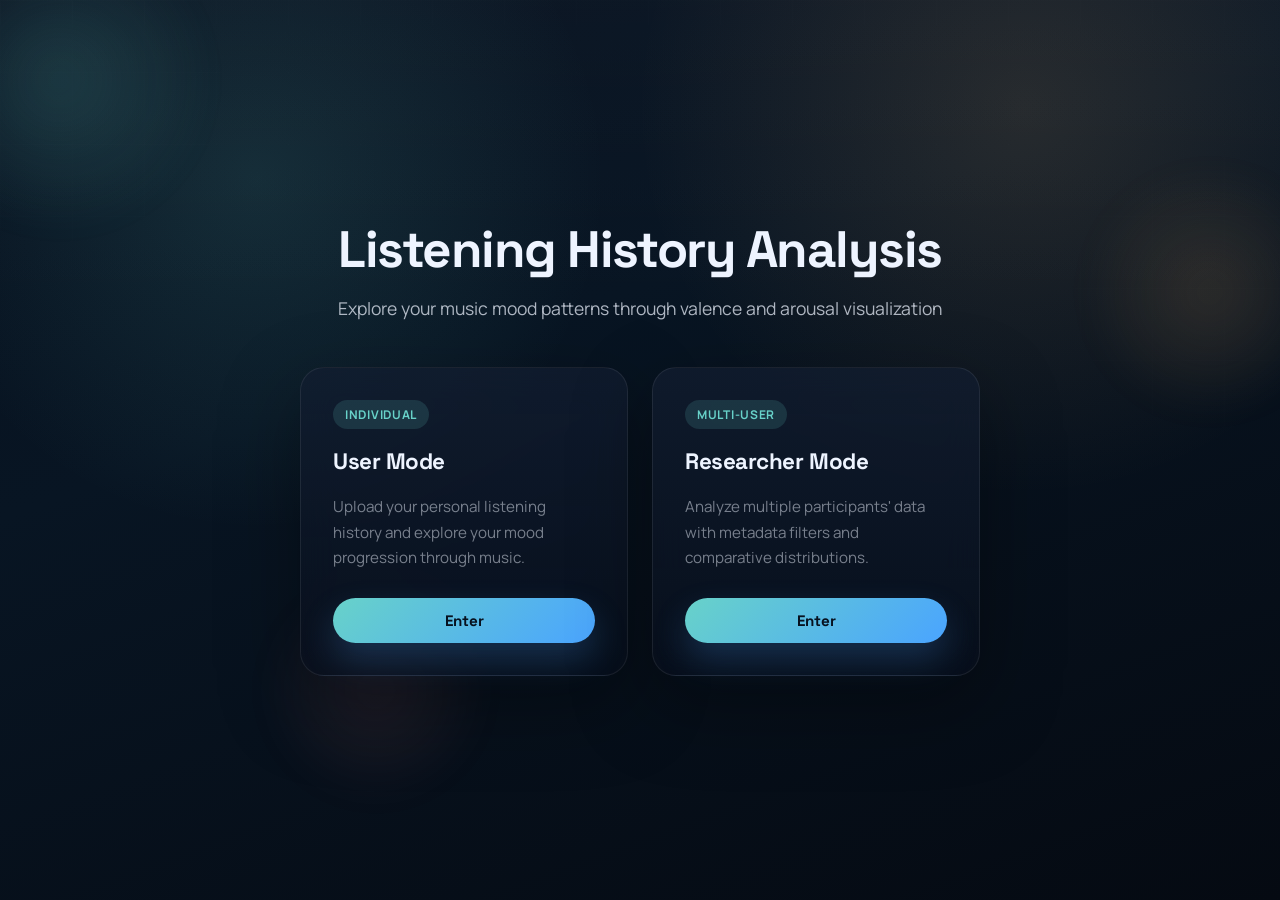
<file: frontend/landing.html>
<!DOCTYPE html>
<html lang="en">
<head>
  <meta charset="UTF-8" />
  <meta name="viewport" content="width=device-width, initial-scale=1.0" />
  <title>Listening History Analysis</title>
  <link rel="preconnect" href="https://fonts.googleapis.com" />
  <link rel="preconnect" href="https://fonts.gstatic.com" crossorigin />
  <link
    href="https://fonts.googleapis.com/css2?family=Manrope:wght@400;500;600;700;800&family=Space+Grotesk:wght@400;500;600;700&display=swap"
    rel="stylesheet"
  />
  <link rel="stylesheet" href="styles.css" />
  <style>
    .landing {
      min-height: 100vh;
      display: grid;
      place-items: center;
      padding: var(--space-5);
    }

    .landing__container {
      display: grid;
      gap: var(--space-7);
      max-width: 680px;
    }

    .landing__header {
      text-align: center;
      animation: floatIn 0.9s ease both;
    }

    .landing__title {
      font-size: clamp(2.2rem, 5vw, 3.2rem);
      font-weight: 800;
      letter-spacing: -0.03em;
      line-height: 1;
      margin-bottom: var(--space-4);
    }

    .landing__subtitle {
      font-size: 1.1rem;
      color: var(--muted);
      line-height: 1.7;
    }

    .landing__modes {
      display: grid;
      grid-template-columns: 1fr 1fr;
      gap: var(--space-5);
      animation: floatIn 0.9s ease both 0.15s backwards;
    }

    .mode-card {
      display: grid;
      gap: var(--space-4);
      padding: var(--space-6);
      border-radius: var(--radius-xl);
      background: linear-gradient(
        180deg,
        rgba(18, 29, 48, 0.76),
        rgba(8, 15, 28, 0.72)
      );
      border: 1px solid var(--border);
      box-shadow: var(--shadow);
      backdrop-filter: blur(18px);
      text-decoration: none;
      color: inherit;
      transition: all 220ms ease;
      cursor: pointer;
    }

    .mode-card:hover {
      transform: translateY(-4px);
      border-color: var(--accent);
      box-shadow: 0 24px 48px rgba(104, 210, 201, 0.15);
    }

    .mode-card__badge {
      display: inline-flex;
      align-items: center;
      gap: 6px;
      width: fit-content;
      padding: 6px 12px;
      border-radius: 999px;
      background: rgba(104, 210, 201, 0.15);
      color: var(--accent);
      font-size: 0.75rem;
      font-weight: 700;
      text-transform: uppercase;
      letter-spacing: 0.06em;
    }

    .mode-card__title {
      font-size: 1.4rem;
      font-weight: 700;
      letter-spacing: -0.02em;
    }

    .mode-card__description {
      color: var(--soft);
      font-size: 0.95rem;
      line-height: 1.65;
    }

    .mode-card__button {
      align-self: start;
      margin-top: var(--space-2);
    }

    @media (max-width: 640px) {
      .landing__modes {
        grid-template-columns: 1fr;
      }
    }
  </style>
</head>
<body>
  <div class="orb orb--one"></div>
  <div class="orb orb--two"></div>
  <div class="orb orb--three"></div>

  <div class="landing">
    <div class="landing__container">
      <div class="landing__header">
        <h1 class="landing__title">Listening History Analysis</h1>
        <p class="landing__subtitle">
          Explore your music mood patterns through valence and arousal visualization
        </p>
      </div>

      <div class="landing__modes">
        <a href="user.html" class="mode-card">
          <div class="mode-card__badge">Individual</div>
          <h2 class="mode-card__title">User Mode</h2>
          <p class="mode-card__description">
            Upload your personal listening history and explore your mood progression through music.
          </p>
          <button class="button button--primary mode-card__button">Enter</button>
        </a>

        <a href="researcher.html" class="mode-card">
          <div class="mode-card__badge">Multi-user</div>
          <h2 class="mode-card__title">Researcher Mode</h2>
          <p class="mode-card__description">
            Analyze multiple participants' data with metadata filters and comparative distributions.
          </p>
          <button class="button button--primary mode-card__button">Enter</button>
        </a>
      </div>
    </div>
  </div>
</body>
</html>
</file>
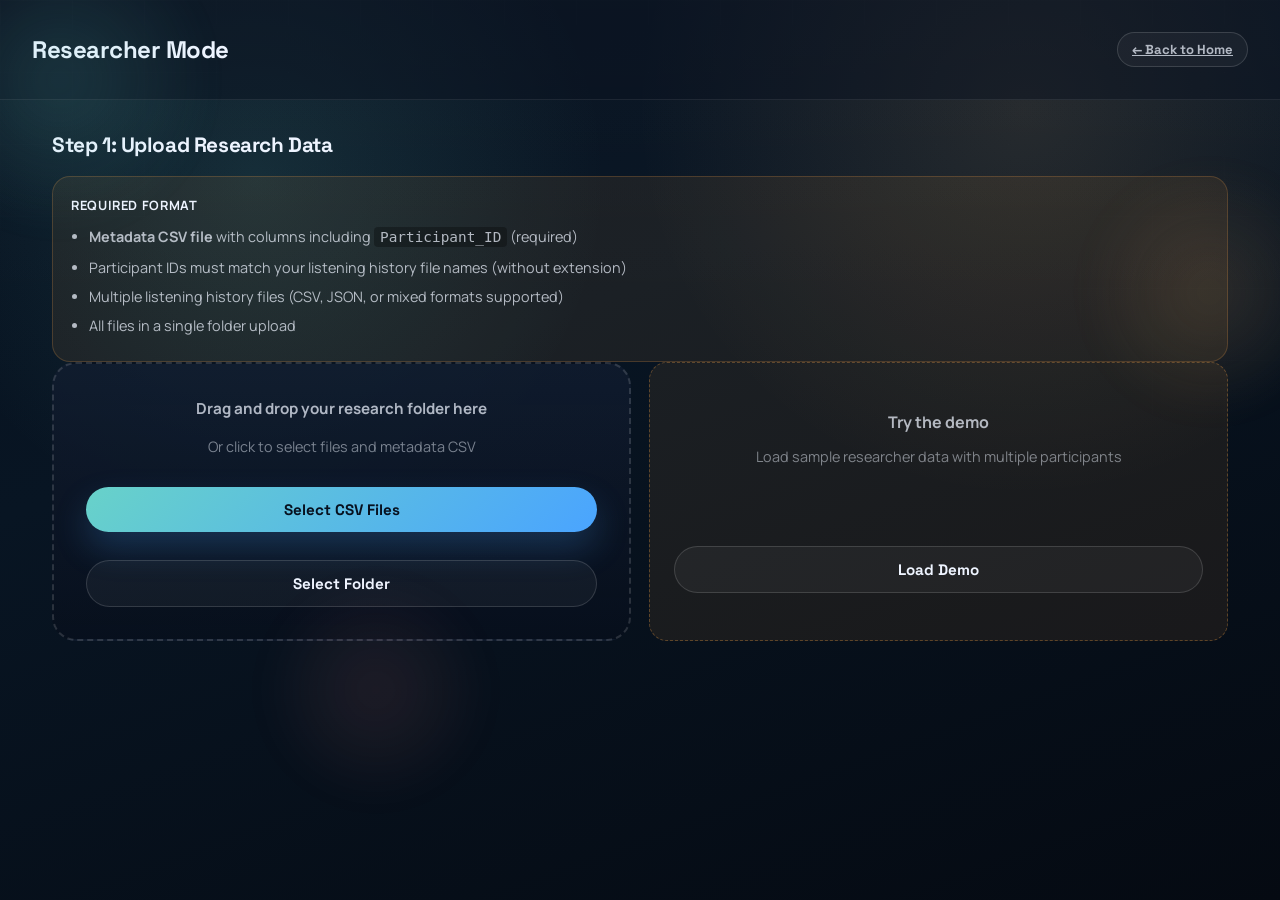
<file: frontend/researcher.html>
<!DOCTYPE html>
<html lang="en">
<head>
  <meta charset="UTF-8" />
  <meta name="viewport" content="width=device-width, initial-scale=1.0" />
  <title>Researcher Mode - Listening History Analysis</title>
  <link rel="preconnect" href="https://fonts.googleapis.com" />
  <link rel="preconnect" href="https://fonts.gstatic.com" crossorigin />
  <link
    href="https://fonts.googleapis.com/css2?family=Manrope:wght@400;500;600;700;800&family=Space+Grotesk:wght@400;500;600;700&display=swap"
    rel="stylesheet"
  />
  <script src="https://d3js.org/d3.v7.min.js"></script>
  <link rel="stylesheet" href="/frontend/styles.css" />
  <style>
    .researcher-app {
      display: grid;
      grid-template-columns: 1fr;
      grid-template-rows: auto 1fr;
      min-height: 100vh;
    }

    .researcher-header {
      padding: var(--space-6);
      border-bottom: 1px solid var(--border);
      background: rgba(10, 18, 32, 0.5);
    }

    .researcher-header__content {
      max-width: 1560px;
      margin: 0 auto;
      display: flex;
      align-items: center;
      justify-content: space-between;
      gap: var(--space-5);
    }

    .researcher-header__title {
      font-size: 1.5rem;
      font-weight: 800;
      letter-spacing: -0.02em;
    }

    .researcher-header__back {
      appearance: none;
      border: 1px solid var(--border-strong);
      background: rgba(255, 255, 255, 0.04);
      color: var(--muted);
      border-radius: 999px;
      padding: 8px 14px;
      font-family: "Space Grotesk", sans-serif;
      font-size: 0.82rem;
      font-weight: 700;
      cursor: pointer;
      transition: all 140ms ease;
    }

    .researcher-header__back:hover {
      color: var(--text);
      border-color: var(--border);
    }

    .researcher-main {
      overflow-y: auto;
      display: flex;
      flex-direction: column;
    }

    .researcher-container {
      width: min(1560px, calc(100vw - 40px));
      margin: 0 auto;
      padding: var(--space-6);
      flex: 1;
    }

    .section {
      margin-bottom: var(--space-7);
    }

    .section__title {
      font-size: 1.3rem;
      font-weight: 700;
      letter-spacing: -0.02em;
      margin-bottom: var(--space-4);
    }

    .upload-zone {
      display: grid;
      gap: var(--space-4);
      padding: var(--space-6);
      border-radius: var(--radius-xl);
      background: linear-gradient(
        180deg,
        rgba(18, 29, 48, 0.76),
        rgba(8, 15, 28, 0.72)
      );
      border: 2px dashed var(--border-strong);
      text-align: center;
      transition: all 200ms ease;
    }

    .upload-zone.is-dragging {
      border-color: var(--accent);
      background: rgba(104, 210, 201, 0.08);
    }

    .upload-zone__instructions {
      display: grid;
      gap: var(--space-3);
      color: var(--muted);
      font-size: 0.95rem;
      line-height: 1.6;
    }

    .upload-zone__file-input {
      display: none;
    }

    .upload-zone__button {
      margin-top: var(--space-2);
    }

    .instruction-box {
      padding: var(--space-4);
      border-radius: var(--radius-lg);
      background: rgba(255, 166, 72, 0.08);
      border: 1px solid rgba(255, 166, 72, 0.2);
      font-size: 0.9rem;
      line-height: 1.6;
      color: var(--muted);
    }

    .instruction-box__title {
      font-weight: 700;
      color: var(--text);
      margin-bottom: var(--space-2);
      text-transform: uppercase;
      letter-spacing: 0.05em;
      font-size: 0.8rem;
    }

    .instruction-box ul {
      margin: 0;
      padding-left: var(--space-4);
      list-style: disc;
    }

    .instruction-box li {
      margin-bottom: var(--space-1);
    }

    .status-message {
      padding: var(--space-3);
      border-radius: var(--radius-md);
      font-size: 0.9rem;
      margin-bottom: var(--space-4);
    }

    .status-message.success {
      background: rgba(124, 240, 166, 0.15);
      border: 1px solid rgba(124, 240, 166, 0.3);
      color: #b8ffc8;
    }

    .status-message.error {
      background: rgba(255, 139, 139, 0.15);
      border: 1px solid rgba(255, 139, 139, 0.3);
      color: #ffb8b8;
    }

    [hidden] {
      display: none !important;
    }

    .controls {
      display: grid;
      grid-template-columns: minmax(240px, 0.9fr) minmax(240px, 0.9fr) minmax(280px, 1.2fr);
      gap: var(--space-4);
      padding: var(--space-5);
      border-radius: var(--radius-lg);
      background: rgba(255, 255, 255, 0.03);
      border: 1px solid rgba(255, 255, 255, 0.08);
    }

    .control-group {
      display: grid;
      gap: var(--space-2);
    }

    .control-label {
      font-size: 0.8rem;
      text-transform: uppercase;
      letter-spacing: 0.06em;
      font-weight: 700;
      color: var(--soft);
    }

    .control-select,
    .control-input {
      appearance: none;
      background: rgba(255, 255, 255, 0.05);
      border: 1px solid rgba(255, 255, 255, 0.12);
      border-radius: var(--radius-sm);
      color: var(--text);
      padding: 8px 12px;
      font-family: inherit;
      font-size: 0.9rem;
      cursor: pointer;
    }

    .control-select:focus,
    .control-input:focus {
      outline: none;
      border-color: var(--accent);
      box-shadow: var(--shadow-focus);
    }

    .checkbox-group {
      display: grid;
      gap: var(--space-2);
      max-height: 300px;
      overflow-y: auto;
    }

    .checkbox-item {
      display: flex;
      align-items: center;
      gap: var(--space-2);
      padding: var(--space-2);
      border-radius: var(--radius-sm);
      transition: background 140ms ease;
    }

    .checkbox-item:hover {
      background: rgba(255, 255, 255, 0.04);
    }

    .checkbox-item input[type="checkbox"] {
      cursor: pointer;
      width: 16px;
      height: 16px;
      accent-color: var(--accent);
    }

    .checkbox-item label {
      cursor: pointer;
      font-size: 0.9rem;
      flex: 1;
    }

    .researcher-choice span {
      display: grid;
      gap: 3px;
      min-width: 0;
    }

    .researcher-choice small {
      color: var(--soft);
      font-size: 0.78rem;
      line-height: 1.35;
    }

    .range-grid {
      display: grid;
      grid-template-columns: repeat(2, minmax(0, 1fr));
      gap: var(--space-3);
    }

    .range-field {
      display: grid;
      gap: var(--space-1);
    }

    .range-field span {
      color: var(--soft);
      font-size: 0.76rem;
      text-transform: uppercase;
      letter-spacing: 0.08em;
    }

    .range-field input {
      width: 100%;
      min-height: 40px;
      border-radius: var(--radius-sm);
      border: 1px solid rgba(255, 255, 255, 0.14);
      background: rgba(8, 15, 28, 0.9);
      color: var(--text);
      padding: 8px 10px;
      font: inherit;
    }

    .range-field input:focus {
      outline: 0;
      border-color: rgba(104, 210, 201, 0.55);
      box-shadow: var(--shadow-focus);
    }

    .range-message {
      color: var(--muted);
      font-size: 0.86rem;
      line-height: 1.45;
    }

    .range-message.is-error {
      color: #ffb8b8;
    }

    .summary-grid {
      display: grid;
      grid-template-columns: repeat(4, minmax(0, 1fr));
      gap: var(--space-4);
      margin-top: var(--space-4);
    }

    .research-stat {
      min-height: 132px;
    }

    .analysis-grid {
      display: grid;
      grid-template-columns: repeat(auto-fit, minmax(280px, 1fr));
      gap: var(--space-5);
      margin-top: var(--space-5);
      align-items: start;
    }

    .chart-panel {
      padding: var(--space-5);
      border-radius: var(--radius-lg);
      background: linear-gradient(
        180deg,
        rgba(18, 29, 48, 0.76),
        rgba(8, 15, 28, 0.72)
      );
      border: 1px solid var(--border);
    }

    .chart-panel__title {
      font-size: 0.95rem;
      font-weight: 700;
      margin-bottom: var(--space-3);
    }

    .chart-panel__note {
      color: var(--soft);
      font-size: 0.88rem;
      line-height: 1.55;
      margin-bottom: var(--space-4);
    }

    .metadata-panel {
      min-height: 260px;
    }

    .research-bars {
      height: 180px;
      display: flex;
      align-items: flex-end;
      gap: 7px;
      padding: var(--space-4);
      border-radius: var(--radius-md);
      background: rgba(255, 255, 255, 0.025);
      border: 1px solid rgba(255, 255, 255, 0.07);
    }

    .research-bar {
      flex: 1;
      min-height: 4px;
      border-radius: 6px 6px 2px 2px;
      background: linear-gradient(180deg, var(--accent), var(--accent-2));
      box-shadow: 0 10px 24px rgba(104, 210, 201, 0.1);
    }

    .research-mini-stats {
      display: grid;
      grid-template-columns: repeat(3, minmax(0, 1fr));
      gap: var(--space-3);
      margin-top: var(--space-4);
    }

    .research-mini-stats div {
      padding: var(--space-3);
      border-radius: var(--radius-sm);
      background: rgba(255, 255, 255, 0.035);
      border: 1px solid rgba(255, 255, 255, 0.07);
    }

    .research-mini-stats span,
    .category-row span {
      display: block;
      color: var(--soft);
      font-size: 0.75rem;
      text-transform: uppercase;
      letter-spacing: 0.08em;
    }

    .research-mini-stats b {
      display: block;
      margin-top: var(--space-1);
      font-size: 1.08rem;
    }

    .category-list {
      display: grid;
      gap: var(--space-3);
    }

    .category-row {
      display: grid;
      grid-template-columns: minmax(80px, 0.8fr) minmax(100px, 1.4fr) auto;
      gap: var(--space-3);
      align-items: center;
    }

    .category-row__bar {
      height: 10px;
      overflow: hidden;
      border-radius: 999px;
      background: rgba(255, 255, 255, 0.06);
    }

    .category-row__bar i {
      display: block;
      height: 100%;
      border-radius: inherit;
      background: linear-gradient(90deg, var(--accent), var(--accent-2));
    }

    .trajectory-layout {
      display: grid;
      grid-template-columns: minmax(0, 1fr) minmax(220px, 300px);
      gap: var(--space-5);
      align-items: start;
    }

    .trajectory-chart {
      min-width: 0;
    }

    .trajectory-side {
      display: grid;
      gap: var(--space-2);
      padding: var(--space-4);
      border-radius: var(--radius-md);
      background: rgba(255, 255, 255, 0.03);
      border: 1px solid rgba(255, 255, 255, 0.07);
    }

    .trajectory-legend__item {
      display: grid;
      grid-template-columns: auto 1fr;
      gap: var(--space-2);
      align-items: start;
      padding: var(--space-2);
      border-radius: var(--radius-sm);
      background: rgba(255, 255, 255, 0.025);
    }

    .legend-label {
      display: grid;
      gap: 3px;
      min-width: 0;
    }

    .legend-label small {
      color: var(--soft);
      font-size: 0.78rem;
      line-height: 1.35;
    }

    .trajectory-grid {
      stroke: rgba(255, 255, 255, 0.075);
      stroke-dasharray: 2 4;
    }

    .trajectory-midline {
      stroke: rgba(255, 255, 255, 0.14);
      stroke-dasharray: 4 6;
    }

    .trajectory-note {
      margin-top: var(--space-3);
      padding: var(--space-3);
      border-radius: var(--radius-sm);
      background: rgba(242, 182, 109, 0.08);
      border: 1px solid rgba(242, 182, 109, 0.14);
    }

    .empty-message {
      text-align: center;
      padding: var(--space-6);
      color: var(--soft);
    }

    .empty-message--compact {
      padding: var(--space-3);
      text-align: left;
    }

    @media (max-width: 900px) {
      [style*="grid-template-columns: 1fr 1fr"] {
        grid-template-columns: 1fr !important;
      }

      .controls,
      .summary-grid,
      .trajectory-layout {
        grid-template-columns: 1fr;
      }

      .analysis-grid {
        grid-template-columns: 1fr;
      }
    }
  </style>
</head>
<body>
  <div class="orb orb--one"></div>
  <div class="orb orb--two"></div>
  <div class="orb orb--three"></div>

  <div class="researcher-app">
    <header class="researcher-header">
      <div class="researcher-header__content">
        <h1 class="researcher-header__title">Researcher Mode</h1>
        <a href="/" class="researcher-header__back">← Back to Home</a>
      </div>
    </header>

    <main class="researcher-main">
      <div class="researcher-container">
        <!-- Upload Section -->
        <section class="section">
          <h2 class="section__title">Step 1: Upload Research Data</h2>

          <div id="statusMessage"></div>

          <div class="instruction-box">
            <div class="instruction-box__title">Required Format</div>
            <ul>
              <li>
                <strong>Metadata CSV file</strong> with columns including
                <code style="background: rgba(0, 0, 0, 0.3); padding: 2px 6px; border-radius: 4px"
                  >Participant_ID</code
                >
                (required)
              </li>
              <li>Participant IDs must match your listening history file names (without extension)</li>
              <li>Multiple listening history files (CSV, JSON, or mixed formats supported)</li>
              <li>All files in a single folder upload</li>
            </ul>
          </div>

          <div style="display: grid; grid-template-columns: 1fr 1fr; gap: var(--space-4); margin-bottom: var(--space-5);">
            <div class="upload-zone" id="uploadZone">
              <div class="upload-zone__instructions">
                <p style="font-weight: 700">Drag and drop your research folder here</p>
                <p style="font-size: 0.9rem; color: var(--soft)">
                  Or click to select files and metadata CSV
                </p>
              </div>
              <input type="file" id="fileInput" class="upload-zone__file-input" webkitdirectory multiple />
              <input type="file" id="csvInput" class="upload-zone__file-input" accept=".csv,.json,.tsv,application/json,text/csv,text/tab-separated-values" multiple />
              <button class="button button--primary upload-zone__button" id="selectFilesBtn">
                Select CSV Files
              </button>
              <button class="button button--secondary upload-zone__button" id="selectFolderBtn" style="margin-top: var(--space-2);">
                Select Folder
              </button>
            </div>

            <div style="display: grid; place-items: center; gap: var(--space-4); padding: var(--space-5); border-radius: var(--radius-lg); background: rgba(255, 166, 72, 0.08); border: 1px dashed rgba(255, 166, 72, 0.3);">
              <div style="text-align: center;">
                <p style="font-weight: 700; margin-bottom: var(--space-2);">Try the demo</p>
                <p style="font-size: 0.9rem; color: var(--soft); margin-bottom: var(--space-3);">Load sample researcher data with multiple participants</p>
              </div>
              <button class="button button--secondary" id="demoBtn" style="width: 100%;">
                Load Demo
              </button>
            </div>
          </div>
        </section>

        <!-- Analysis Controls -->
        <section class="section" id="analysisSection" hidden>
          <h2 class="section__title">Step 2: Configure Analysis</h2>

          <div class="controls">
            <div class="control-group">
              <label class="control-label">Select Participants to Compare</label>
              <div class="checkbox-group" id="participantCheckboxes"></div>
            </div>

            <div class="control-group">
              <label class="control-label">Select Fields to Compare</label>
              <div class="checkbox-group" id="fieldCheckboxes"></div>
            </div>

            <div class="control-group">
              <label class="control-label">Emotional Range Filter</label>
              <div class="range-grid">
                <label class="range-field">
                  <span>Valence min</span>
                  <input type="number" id="valenceMin" min="0" max="1" step="0.05" value="0" />
                </label>
                <label class="range-field">
                  <span>Valence max</span>
                  <input type="number" id="valenceMax" min="0" max="1" step="0.05" value="1" />
                </label>
                <label class="range-field">
                  <span>Arousal min</span>
                  <input type="number" id="arousalMin" min="0" max="1" step="0.05" value="0" />
                </label>
                <label class="range-field">
                  <span>Arousal max</span>
                  <input type="number" id="arousalMax" min="0" max="1" step="0.05" value="1" />
                </label>
              </div>
              <p class="range-message" id="rangeMessage">Valence 0.00-1.00 · Arousal 0.00-1.00</p>
              <button class="button button--secondary" type="button" id="resetResearchFilters">Reset analysis filters</button>
            </div>
          </div>
        </section>

        <!-- Analysis Results -->
        <section class="section" id="resultsSection" hidden>
          <h2 class="section__title">Analysis Results</h2>
          <div class="summary-grid" id="summaryGrid"></div>
          <div class="analysis-grid" id="analysisGrid"></div>
        </section>

        <!-- Trajectory View -->
        <section class="section" id="trajectorySection" hidden>
          <h2 class="section__title">V-A Trajectory View</h2>
          <div style="font-size: 0.9rem; color: var(--soft); margin-bottom: var(--space-4); padding: var(--space-3); background: rgba(104, 210, 201, 0.1); border-radius: 4px; border-left: 3px solid var(--accent);">
            Use participant selection and emotional range filters to inspect how each listener moves through valence-arousal space.
          </div>
          <div id="trajectoryContainer" style="background: rgba(255, 255, 255, 0.03); border: 1px solid var(--border); border-radius: var(--radius-lg); padding: var(--space-5); min-height: 600px"></div>
        </section>
      </div>
    </main>
  </div>

  <script src="/frontend/researcher.js"></script>
</body>
</html>
</file>
<file: frontend/styles.css>
:root {
  --bg: #07111f;
  --bg-alt: #0d1b2c;
  --panel: rgba(10, 18, 32, 0.72);
  --panel-strong: rgba(12, 23, 41, 0.94);
  --border: rgba(255, 255, 255, 0.08);
  --border-strong: rgba(255, 255, 255, 0.14);
  --text: #eef4ff;
  --muted: rgba(238, 244, 255, 0.72);
  --soft: rgba(238, 244, 255, 0.48);
  --accent: #68d2c9;
  --accent-2: #f2b66d;
  --accent-3: #ff8b8b;
  --good: #7cf0a6;
  --shadow: 0 28px 80px rgba(0, 0, 0, 0.34);
  --shadow-soft: 0 16px 42px rgba(0, 0, 0, 0.22);
  --shadow-focus: 0 0 0 4px rgba(104, 210, 201, 0.12);
  --radius-xl: 24px;
  --radius-lg: 18px;
  --radius-md: 14px;
  --radius-sm: 10px;
  --space-1: 6px;
  --space-2: 10px;
  --space-3: 14px;
  --space-4: 18px;
  --space-5: 24px;
  --space-6: 32px;
  --space-7: 44px;
  font-synthesis: none;
}

* {
  box-sizing: border-box;
}

html {
  background: radial-gradient(circle at top, #10233a 0%, #07111f 55%, #050a12 100%);
}

body {
  margin: 0;
  min-height: 100vh;
  color: var(--text);
  font-family: "Manrope", sans-serif;
  background:
    linear-gradient(180deg, rgba(255, 255, 255, 0.02), transparent 35%),
    radial-gradient(circle at 20% 20%, rgba(104, 210, 201, 0.13), transparent 28%),
    radial-gradient(circle at 80% 12%, rgba(242, 182, 109, 0.12), transparent 30%),
    linear-gradient(160deg, #07111f 0%, #081523 38%, #050a12 100%);
  overflow-x: hidden;
  text-rendering: optimizeLegibility;
}

body::before {
  content: "";
  position: fixed;
  inset: 0;
  pointer-events: none;
  background-image: linear-gradient(rgba(255, 255, 255, 0.03) 1px, transparent 1px), linear-gradient(90deg, rgba(255, 255, 255, 0.03) 1px, transparent 1px);
  background-size: 72px 72px;
  mask-image: linear-gradient(180deg, rgba(0, 0, 0, 0.45), transparent 92%);
  opacity: 0.5;
}

h1,
h2,
h3,
.eyebrow,
.panel__eyebrow,
.metric__value,
.button,
.status-pill,
.chip,
.tab,
.chart-title {
  font-family: "Space Grotesk", sans-serif;
}

h1,
h2,
h3,
p {
  margin: 0;
}

p {
  color: var(--muted);
  line-height: 1.65;
}

.orb {
  position: fixed;
  border-radius: 999px;
  filter: blur(22px);
  opacity: 0.48;
  pointer-events: none;
  animation: drift 18s ease-in-out infinite alternate;
}

.orb--one {
  width: 320px;
  height: 320px;
  top: -80px;
  left: -100px;
  background: radial-gradient(circle, rgba(104, 210, 201, 0.34), transparent 68%);
}

.orb--two {
  width: 260px;
  height: 260px;
  top: 18vh;
  right: -60px;
  background: radial-gradient(circle, rgba(242, 182, 109, 0.28), transparent 70%);
  animation-delay: -4s;
}

.orb--three {
  width: 240px;
  height: 240px;
  bottom: 10vh;
  left: 20vw;
  background: radial-gradient(circle, rgba(255, 139, 139, 0.22), transparent 70%);
  animation-delay: -9s;
}

.app-shell {
  width: min(1560px, calc(100vw - 40px));
  margin: 0 auto;
  padding: var(--space-5) 0 var(--space-7);
}

.panel {
  background:
    linear-gradient(180deg, rgba(18, 29, 48, 0.76), rgba(8, 15, 28, 0.72)),
    rgba(8, 15, 28, 0.68);
  border: 1px solid var(--border);
  border-radius: var(--radius-xl);
  box-shadow: var(--shadow);
  backdrop-filter: blur(18px);
}

.panel--glass {
  background:
    linear-gradient(180deg, rgba(20, 32, 52, 0.78), rgba(8, 15, 28, 0.5)),
    rgba(255, 255, 255, 0.03);
  box-shadow: var(--shadow-soft);
}

.hero {
  display: grid;
  grid-template-columns: minmax(0, 1.55fr) minmax(320px, 0.75fr);
  gap: var(--space-5);
  padding: var(--space-6);
  animation: floatIn 0.9s ease both;
  position: relative;
  overflow: hidden;
}

.hero__copy {
  padding-right: var(--space-5);
  align-self: center;
  min-width: 0;
}

.eyebrow,
.panel__eyebrow {
  display: inline-flex;
  align-items: center;
  gap: 8px;
  text-transform: uppercase;
  letter-spacing: 0.18em;
  font-size: 0.76rem;
  color: rgba(184, 255, 248, 0.92);
  margin-bottom: var(--space-3);
}

.hero h1 {
  max-width: 17ch;
  font-size: clamp(2.35rem, 4.5vw, 4.35rem);
  line-height: 1;
  letter-spacing: -0.04em;
}

.hero p {
  max-width: 68ch;
  margin-top: var(--space-4);
  font-size: 1.03rem;
  color: rgba(238, 244, 255, 0.76);
}

.hero__actions {
  display: flex;
  align-items: center;
  gap: var(--space-3);
  margin-top: var(--space-5);
  flex-wrap: wrap;
}

.button {
  appearance: none;
  border: 0;
  border-radius: 999px;
  padding: 13px 18px;
  font-weight: 700;
  font-size: 0.95rem;
  color: var(--text);
  cursor: pointer;
  transition: transform 170ms ease, box-shadow 170ms ease, background 170ms ease, border-color 170ms ease, color 170ms ease;
}

.button:hover {
  transform: translateY(-2px);
}

.button:active {
  transform: translateY(0) scale(0.99);
}

.button:focus-visible,
.tab:focus-visible,
.comparison-toggle__button:focus-visible,
.dropzone:focus-within {
  outline: 0;
  box-shadow: var(--shadow-focus);
}

.button--primary {
  background: linear-gradient(135deg, #68d2c9, #4aa4ff);
  color: #07111f;
  box-shadow: 0 16px 34px rgba(74, 164, 255, 0.22);
}

.button--primary:hover {
  box-shadow: 0 20px 40px rgba(74, 164, 255, 0.28);
}

.button--secondary {
  background: rgba(255, 255, 255, 0.045);
  border: 1px solid var(--border-strong);
}

.button--secondary:hover {
  background: rgba(255, 255, 255, 0.075);
  border-color: rgba(255, 255, 255, 0.22);
}

.status-pill {
  padding: 11px 14px;
  border-radius: 999px;
  border: 1px solid var(--border);
  background: rgba(255, 255, 255, 0.04);
  color: var(--soft);
  font-size: 0.9rem;
}

.hero__panel {
  display: grid;
  grid-template-columns: 1fr;
  gap: var(--space-3);
  align-content: start;
  padding: var(--space-4);
  min-height: 260px;
}

.hero__metric {
  padding: var(--space-4);
  border-radius: var(--radius-md);
  background: rgba(255, 255, 255, 0.035);
  border: 1px solid rgba(255, 255, 255, 0.08);
}

.metric__label,
.upload-meta__label {
  display: block;
  font-size: 0.75rem;
  text-transform: uppercase;
  letter-spacing: 0.14em;
  color: var(--soft);
  margin-bottom: var(--space-2);
}

.metric__value {
  display: block;
  font-weight: 700;
  font-size: 1rem;
  line-height: 1.35;
  overflow-wrap: anywhere;
}

.hero__sparkline {
  margin-top: var(--space-1);
  min-height: 120px;
}

.dashboard {
  display: grid;
  grid-template-columns: minmax(300px, 350px) minmax(0, 1fr);
  gap: var(--space-5);
  margin-top: var(--space-5);
  align-items: start;
}

.side-column,
.workspace {
  display: grid;
  gap: var(--space-5);
}

.upload-panel,
.summary-panel,
.insight-panel,
.workspace {
  padding: var(--space-5);
}

.side-column .panel {
  box-shadow: var(--shadow-soft);
}

.summary-panel,
.insight-panel {
  background:
    linear-gradient(180deg, rgba(15, 25, 43, 0.66), rgba(8, 15, 28, 0.58)),
    rgba(255, 255, 255, 0.02);
}

.panel__header,
.workspace__header {
  display: flex;
  align-items: flex-start;
  justify-content: space-between;
  gap: var(--space-3);
}

.panel__header h2,
.workspace__header h2 {
  font-size: 1.22rem;
  letter-spacing: -0.025em;
  line-height: 1.15;
  overflow-wrap: anywhere;
}

.chip {
  display: inline-flex;
  align-items: center;
  justify-content: center;
  min-height: 32px;
  padding: 0 12px;
  border-radius: 999px;
  background: rgba(104, 210, 201, 0.14);
  border: 1px solid rgba(104, 210, 201, 0.28);
  color: #b8fff8;
  font-size: 0.78rem;
}

.chip--accent {
  background: rgba(242, 182, 109, 0.14);
  border-color: rgba(242, 182, 109, 0.24);
  color: #ffd8ab;
}

.dropzone {
  display: grid;
  place-items: center;
  gap: var(--space-3);
  min-height: 220px;
  margin-top: var(--space-4);
  padding: var(--space-6) var(--space-5);
  border-radius: var(--radius-lg);
  border: 1.5px dashed rgba(104, 210, 201, 0.34);
  background:
    linear-gradient(180deg, rgba(104, 210, 201, 0.08), rgba(255, 255, 255, 0.03)),
    radial-gradient(circle at top, rgba(104, 210, 201, 0.11), transparent 42%);
  cursor: pointer;
  transition: border-color 180ms ease, transform 180ms ease, background 180ms ease, box-shadow 180ms ease;
}

.dropzone:hover,
.dropzone.is-dragging {
  border-color: rgba(104, 210, 201, 0.64);
  transform: translateY(-2px);
  box-shadow: 0 18px 42px rgba(104, 210, 201, 0.08);
  background:
    linear-gradient(180deg, rgba(104, 210, 201, 0.11), rgba(255, 255, 255, 0.04)),
    radial-gradient(circle at top, rgba(104, 210, 201, 0.18), transparent 45%);
}

.dropzone__icon {
  width: 64px;
  height: 64px;
  border-radius: 20px;
  display: grid;
  place-items: center;
  font-size: 2rem;
  color: #07111f;
  background: linear-gradient(135deg, #68d2c9, #4aa4ff);
  box-shadow: 0 18px 36px rgba(74, 164, 255, 0.25);
}

.dropzone p {
  text-align: center;
  max-width: 28ch;
  font-size: 0.98rem;
  line-height: 1.55;
}

.upload-meta {
  display: grid;
  gap: var(--space-3);
  margin-top: var(--space-4);
  padding: var(--space-4);
  border-radius: var(--radius-md);
  background: rgba(255, 255, 255, 0.04);
  border: 1px solid var(--border);
}

.upload-meta__value {
  display: block;
  font-weight: 700;
  color: var(--text);
  line-height: 1.35;
  overflow-wrap: anywhere;
}

.stats-grid {
  display: grid;
  grid-template-columns: repeat(2, minmax(0, 1fr));
  gap: var(--space-3);
  margin-top: var(--space-4);
}

.stat-card {
  min-height: 124px;
  padding: var(--space-4);
  border-radius: var(--radius-md);
  background:
    linear-gradient(180deg, rgba(255, 255, 255, 0.055), rgba(255, 255, 255, 0.025)),
    rgba(255, 255, 255, 0.02);
  border: 1px solid rgba(255, 255, 255, 0.08);
  transition: transform 160ms ease, border-color 160ms ease, background 160ms ease;
}

.stat-card:hover {
  transform: translateY(-1px);
  border-color: rgba(255, 255, 255, 0.13);
  background: rgba(255, 255, 255, 0.055);
}

.stat-card__label {
  font-size: 0.75rem;
  text-transform: uppercase;
  letter-spacing: 0.14em;
  color: var(--soft);
}

.stat-card__value {
  display: block;
  margin-top: var(--space-2);
  font-size: 1.55rem;
  font-weight: 800;
  letter-spacing: -0.03em;
  line-height: 1;
}

.stat-card__hint {
  display: block;
  margin-top: var(--space-2);
  color: var(--muted);
  font-size: 0.9rem;
  line-height: 1.45;
}

.cohort-stack {
  display: grid;
  gap: var(--space-3);
  margin-top: var(--space-4);
}

.cohort-card {
  padding: var(--space-4);
  border-radius: var(--radius-md);
  border: 1px solid rgba(255, 255, 255, 0.08);
  background: rgba(255, 255, 255, 0.04);
  transition: border-color 160ms ease, transform 160ms ease;
}

.cohort-card:hover {
  transform: translateY(-1px);
  border-color: rgba(255, 255, 255, 0.13);
}

.cohort-card strong {
  display: block;
  font-size: 1.01rem;
  margin-bottom: 8px;
}

.cohort-card__meta {
  display: grid;
  grid-template-columns: 1fr;
  gap: var(--space-2);
}

.cohort-card__meta span {
  display: block;
  color: var(--soft);
  font-size: 0.72rem;
  text-transform: uppercase;
  letter-spacing: 0.12em;
}

.cohort-card__meta b {
  display: block;
  margin-top: 4px;
  font-size: 1rem;
  line-height: 1.3;
}

.workspace {
  min-height: 820px;
  background:
    linear-gradient(180deg, rgba(18, 29, 48, 0.88), rgba(8, 15, 28, 0.78)),
    radial-gradient(circle at 84% 0%, rgba(104, 210, 201, 0.12), transparent 34%);
  border-color: rgba(255, 255, 255, 0.11);
}

.date-filter {
  display: grid;
  grid-template-columns: auto minmax(140px, 1fr) minmax(140px, 1fr) auto auto;
  gap: var(--space-3);
  align-items: end;
  padding: var(--space-3);
  margin-top: calc(-1 * var(--space-2));
  border-radius: var(--radius-md);
  border: 1px solid rgba(255, 255, 255, 0.08);
  background: rgba(255, 255, 255, 0.028);
}

.date-filter__title {
  font-family: "Space Grotesk", sans-serif;
  text-transform: uppercase;
  letter-spacing: 0.14em;
  font-size: 0.73rem;
  color: var(--soft);
  padding-bottom: var(--space-2);
  white-space: nowrap;
}

.date-filter__field {
  display: grid;
  gap: 6px;
}

.date-filter__field span {
  font-size: 0.74rem;
  text-transform: uppercase;
  letter-spacing: 0.12em;
  color: var(--soft);
}

.date-filter input[type="date"] {
  width: 100%;
  min-height: 42px;
  border-radius: var(--radius-sm);
  border: 1px solid rgba(255, 255, 255, 0.18);
  background: rgba(8, 15, 28, 0.88);
  color: var(--text);
  padding: 8px 10px;
  font-family: "Manrope", sans-serif;
  transition: border-color 160ms ease, background 160ms ease, box-shadow 160ms ease;
}

.date-filter input[type="date"]:focus {
  outline: 0;
  border-color: rgba(104, 210, 201, 0.55);
  background: rgba(8, 15, 28, 0.96);
  box-shadow: var(--shadow-focus);
}

.date-filter input[type="date"]:disabled {
  opacity: 0.5;
}

.date-filter__reset {
  min-height: 42px;
  border-radius: var(--radius-sm);
  padding: 10px 14px;
}

.date-filter__message {
  grid-column: 1 / -1;
  min-height: 18px;
  font-size: 0.86rem;
  color: var(--muted);
}

.date-filter__presets {
  display: inline-flex;
  align-items: center;
  gap: 6px;
  min-height: 42px;
  padding: 4px;
  border-radius: var(--radius-sm);
  background: rgba(255, 255, 255, 0.035);
  border: 1px solid rgba(255, 255, 255, 0.08);
}

.date-filter__preset {
  appearance: none;
  min-width: 42px;
  min-height: 32px;
  border: 0;
  border-radius: 8px;
  background: transparent;
  color: var(--muted);
  font-family: "Space Grotesk", sans-serif;
  font-weight: 700;
  cursor: pointer;
}

.date-filter__preset:hover,
.date-filter__preset:focus-visible {
  outline: 0;
  color: var(--text);
  background: rgba(255, 255, 255, 0.07);
}

.diagnostics-stack {
  display: grid;
  gap: var(--space-2);
  margin-top: var(--space-4);
}

.diagnostic-row {
  display: grid;
  gap: 4px;
  padding: var(--space-3);
  border-radius: var(--radius-sm);
  background: rgba(255, 255, 255, 0.035);
  border: 1px solid rgba(255, 255, 255, 0.08);
}

.diagnostic-row span {
  color: var(--soft);
  font-size: 0.72rem;
  letter-spacing: 0.12em;
  text-transform: uppercase;
}

.diagnostic-row b {
  color: var(--text);
  font-size: 0.92rem;
  line-height: 1.45;
  overflow-wrap: anywhere;
}

.date-filter__message.is-error {
  color: #ffb0b0;
}

.tablist {
  display: flex;
  flex-wrap: wrap;
  justify-content: flex-end;
  gap: var(--space-2);
  padding: 5px;
  border-radius: 999px;
  background: rgba(255, 255, 255, 0.035);
  border: 1px solid rgba(255, 255, 255, 0.07);
}

.tab {
  border: 1px solid transparent;
  background: transparent;
  color: var(--muted);
  padding: 10px 14px;
  border-radius: 999px;
  font-size: 0.86rem;
  font-weight: 700;
  cursor: pointer;
  transition: background 170ms ease, color 170ms ease, transform 170ms ease, border-color 170ms ease, box-shadow 170ms ease;
}

.tab:hover {
  transform: translateY(-1px);
  color: var(--text);
  background: rgba(255, 255, 255, 0.055);
}

.tab.is-active {
  color: #06111f;
  border-color: transparent;
  background: linear-gradient(135deg, #68d2c9, #f2b66d);
  box-shadow: 0 10px 24px rgba(104, 210, 201, 0.13);
}

.chart-frame {
  position: relative;
  min-height: 740px;
  border-radius: calc(var(--radius-xl) - 4px);
  border: 1px solid rgba(255, 255, 255, 0.08);
  background:
    linear-gradient(180deg, rgba(255, 255, 255, 0.022), rgba(255, 255, 255, 0.01)),
    radial-gradient(circle at top right, rgba(104, 210, 201, 0.075), transparent 34%),
    rgba(5, 10, 18, 0.22);
  overflow: hidden;
  box-shadow: inset 0 1px 0 rgba(255, 255, 255, 0.04);
}

.chart-shell {
  display: grid;
  gap: var(--space-5);
  padding: var(--space-6);
  animation: chartIn 220ms ease both;
}

.chart-shell__top {
  display: flex;
  align-items: flex-start;
  justify-content: space-between;
  gap: var(--space-5);
}

.chart-title {
  font-size: clamp(1.28rem, 1.7vw, 1.65rem);
  font-weight: 800;
  letter-spacing: -0.03em;
  line-height: 1.1;
}

.chart-subtitle {
  color: var(--muted);
  font-size: 0.98rem;
  line-height: 1.55;
  margin-top: var(--space-2);
  max-width: 70ch;
}

.chart-legend {
  display: flex;
  flex-wrap: wrap;
  gap: var(--space-2);
  justify-content: flex-end;
  max-width: 440px;
}

.legend-pill {
  display: inline-flex;
  align-items: center;
  gap: var(--space-2);
  padding: 8px 11px;
  border-radius: 999px;
  background: rgba(255, 255, 255, 0.04);
  border: 1px solid rgba(255, 255, 255, 0.08);
  color: var(--muted);
  font-size: 0.82rem;
}

.legend-swatch {
  width: 9px;
  height: 9px;
  border-radius: 999px;
}

.chart-svg {
  width: 100%;
  min-height: 570px;
  display: block;
  overflow: visible;
}

.empty-state {
  position: absolute;
  inset: 18px;
  display: grid;
  place-items: center;
  align-content: center;
  gap: 10px;
  padding: 32px;
  border-radius: 24px;
  border: 1px dashed rgba(255, 255, 255, 0.12);
  background: radial-gradient(circle at top, rgba(104, 210, 201, 0.12), transparent 28%);
  text-align: center;
}

.empty-state__badge {
  padding: 7px 11px;
  border-radius: 999px;
  background: rgba(104, 210, 201, 0.12);
  color: #b8fff8;
  font-family: "Space Grotesk", sans-serif;
  font-size: 0.78rem;
  text-transform: uppercase;
  letter-spacing: 0.16em;
}

.chart-callout {
  display: inline-flex;
  align-items: center;
  gap: 10px;
  font-size: 0.88rem;
  color: var(--muted);
}

.chart-callout b {
  color: var(--text);
}

.chart-note {
  margin-top: calc(-1 * var(--space-2));
  color: var(--muted);
  font-size: 0.92rem;
  line-height: 1.55;
}

.comparison-toggle {
  display: flex;
  flex-wrap: wrap;
  align-items: center;
  gap: var(--space-2);
  padding: var(--space-2);
  width: fit-content;
  border-radius: 999px;
  background: rgba(255, 255, 255, 0.035);
  border: 1px solid rgba(255, 255, 255, 0.07);
}

.comparison-toggle__label {
  font-size: 0.78rem;
  text-transform: uppercase;
  letter-spacing: 0.11em;
  color: var(--soft);
}

.comparison-toggle__button {
  appearance: none;
  border: 1px solid rgba(255, 255, 255, 0.14);
  background: transparent;
  color: var(--muted);
  border-radius: 999px;
  padding: 8px 12px;
  font-family: "Space Grotesk", sans-serif;
  font-size: 0.82rem;
  font-weight: 700;
  cursor: pointer;
  transition: transform 140ms ease, background 140ms ease, color 140ms ease, border-color 140ms ease;
}

.comparison-toggle__button:hover {
  transform: translateY(-1px);
  color: var(--text);
  background: rgba(255, 255, 255, 0.055);
}

.comparison-toggle__button.is-active {
  color: #06111f;
  border-color: transparent;
  background: linear-gradient(135deg, #68d2c9, #f2b66d);
}

.svg-axis text {
  fill: rgba(238, 244, 255, 0.76);
  font-size: 8px;
  font-family: "Manrope", sans-serif;
}

.svg-axis line,
.svg-axis path {
  stroke: rgba(255, 255, 255, 0.16);
}

.svg-grid line {
  stroke: rgba(255, 255, 255, 0.075);
}

.svg-grid path {
  stroke: none;
}

.svg-label {
  fill: rgba(238, 244, 255, 0.62);
  font-size: 12px;
  font-family: "Space Grotesk", sans-serif;
}

.tooltip {
  position: fixed;
  z-index: 30;
  pointer-events: none;
  padding: 10px 12px;
  border-radius: 14px;
  background: rgba(8, 15, 28, 0.96);
  border: 1px solid rgba(255, 255, 255, 0.12);
  box-shadow: 0 18px 48px rgba(0, 0, 0, 0.42);
  color: var(--text);
  font-size: 0.86rem;
  line-height: 1.5;
  opacity: 0;
  transform: translateY(4px);
  transition: opacity 120ms ease, transform 120ms ease;
}

.tooltip.is-visible {
  opacity: 1;
  transform: translateY(0);
}

.trajectory-controls {
  display: grid;
  gap: 10px;
  margin-top: 8px;
  padding: 10px;
  border-radius: 14px;
  background: rgba(255, 255, 255, 0.03);
  border: 1px solid rgba(255, 255, 255, 0.08);
}

.trajectory-layout {
  display: grid;
  grid-template-columns: minmax(0, 1fr) 240px;
  gap: 16px;
  align-items: start;
}

.trajectory-sidebar {
  display: grid;
  gap: 12px;
  align-self: stretch;
  padding: 14px;
  border-radius: 16px;
  background: rgba(255, 255, 255, 0.03);
  border: 1px solid rgba(255, 255, 255, 0.08);
}

.trajectory-sidebar__section {
  display: grid;
  gap: 8px;
}

.trajectory-sidebar__label {
  font-size: 0.72rem;
  text-transform: uppercase;
  letter-spacing: 0.08em;
  color: var(--soft);
  font-family: "Space Grotesk", sans-serif;
  font-weight: 700;
}

.trajectory-sidebar__row,
.trajectory-sidebar__stat {
  display: flex;
  align-items: center;
  justify-content: space-between;
  gap: 10px;
  color: var(--muted);
  font-size: 0.8rem;
}

.trajectory-sidebar__swatch {
  width: 10px;
  height: 10px;
  border-radius: 999px;
  flex: 0 0 auto;
}

.trajectory-sidebar__swatch--average {
  background: rgba(255, 166, 72, 0.9);
  box-shadow: 0 0 0 4px rgba(255, 166, 72, 0.15);
}

.trajectory-sidebar__note {
  color: var(--soft);
  font-size: 0.78rem;
  line-height: 1.55;
}

.trajectory-sidebar__stat strong {
  color: var(--text);
  font-weight: 700;
  text-align: right;
  max-width: 140px;
  overflow: hidden;
  text-overflow: ellipsis;
  white-space: nowrap;
}

.trajectory-svg {
  height: 280px;
  width: auto;
  max-width: 100%;
  display: block;
  margin: 0 auto;
}

/* Legend for trajectory chart */
.trajectory-legend {
  position: absolute;
  top: 24px;
  right: 24px;
  display: flex;
  flex-direction: column;
  gap: 8px;
  background: rgba(12, 23, 41, 0.85);
  border: 1px solid rgba(255,255,255,0.04);
  padding: 10px 12px;
  border-radius: 10px;
  max-width: 220px;
  z-index: 5;
}

.trajectory-legend__item {
  display: flex;
  align-items: center;
  gap: 8px;
  color: var(--text);
  font-size: 0.92rem;
}

.research-compare-panel {
  grid-column: 1 / -1;
}

.research-compare-panel__note {
  margin-top: -4px;
}

.research-dist-panel {
  grid-column: auto;
}

.research-filter-controls {
  display: grid;
  gap: 10px;
  margin: 14px 0 16px;
  padding: 12px;
  border-radius: 14px;
  background: rgba(255, 255, 255, 0.03);
  border: 1px solid rgba(255, 255, 255, 0.08);
}

.research-filter-controls__row {
  display: grid;
  grid-template-columns: repeat(2, minmax(0, 1fr));
  gap: 10px;
}

.research-filter-field {
  display: grid;
  grid-template-columns: 24px minmax(0, 1fr);
  align-items: center;
  gap: 8px;
  padding: 10px 12px;
  border-radius: 12px;
  background: rgba(8, 15, 28, 0.34);
  border: 1px solid rgba(255, 255, 255, 0.08);
}

.research-filter-field > span {
  color: var(--accent);
  font-family: "Space Grotesk", sans-serif;
  font-size: 1rem;
  font-weight: 700;
  text-align: center;
}

.research-filter-field input {
  width: 100%;
  appearance: none;
  border: 1px solid rgba(255, 255, 255, 0.12);
  background: rgba(255, 255, 255, 0.04);
  color: var(--text);
  border-radius: 10px;
  padding: 10px 12px;
  font-family: inherit;
  font-size: 0.92rem;
}

.research-filter-field input::placeholder {
  color: rgba(238, 244, 255, 0.36);
}

.research-filter-field input:focus {
  outline: none;
  border-color: var(--accent);
  box-shadow: var(--shadow-focus);
}

.research-filter-meta {
  display: flex;
  flex-wrap: wrap;
  gap: 12px 18px;
  color: var(--soft);
  font-size: 0.8rem;
}

.research-filter-meta b {
  color: var(--text);
}

.research-dist-chart {
  display: grid;
  gap: 10px;
}

.research-dist-chart__svg {
  display: block;
  width: 100%;
  min-width: 0;
  height: auto;
}

.research-dist-label,
.research-dist-axis-label {
  font-size: 10px;
}

.research-dist-note {
  color: var(--soft);
  font-size: 0.82rem;
  line-height: 1.45;
}

.research-line-chart-shell {
  display: grid;
  gap: 14px;
}

.research-line-chart {
  overflow-x: auto;
  padding-bottom: 6px;
}

.research-line-chart__svg {
  display: block;
  min-width: 840px;
  width: 100%;
  height: auto;
}

.research-line-grid {
  stroke: rgba(255, 255, 255, 0.08);
  stroke-width: 1;
}

.research-line-grid--vertical {
  stroke-dasharray: 3 5;
}

.research-line-label {
  font-size: 10px;
}

.research-line-legend {
  display: flex;
  flex-wrap: wrap;
  gap: 10px;
}

.research-line-legend__item {
  display: flex;
  align-items: flex-start;
  gap: 10px;
  min-width: min(230px, 100%);
  padding: 10px 12px;
  border-radius: 12px;
  background: rgba(255, 255, 255, 0.03);
  border: 1px solid rgba(255, 255, 255, 0.08);
}

.research-line-legend__label {
  display: grid;
  gap: 2px;
  min-width: 0;
}

.research-line-legend__label b {
  font-size: 0.9rem;
  letter-spacing: -0.01em;
}

.research-line-legend__label small {
  color: var(--soft);
  font-size: 0.77rem;
  line-height: 1.35;
}

.legend-swatch {
  width: 12px;
  height: 12px;
  border-radius: 3px;
  border: 1px solid rgba(255,255,255,0.06);
  box-shadow: 0 1px 0 rgba(0,0,0,0.25) inset;
}

.legend-label {
  white-space: nowrap;
  overflow: hidden;
  text-overflow: ellipsis;
}

.trajectory-marker-label {
  fill: rgba(238, 244, 255, 0.8);
  font-family: "Space Grotesk", sans-serif;
  font-weight: 600;
}

.trajectory-average-label {
  fill: rgba(255, 166, 72, 0.92);
  font-family: "Space Grotesk", sans-serif;
  font-weight: 700;
  text-transform: uppercase;
  letter-spacing: 0.06em;
}

@media (max-width: 900px) {
  .trajectory-layout {
    grid-template-columns: 1fr;
  }
}

.trajectory-slider-wrapper {
  display: grid;
  gap: 8px;
  align-items: center;
}

.trajectory-speed-wrapper {
  display: grid;
  gap: 6px;
}

.trajectory-speed-label {
  font-size: 0.7rem;
  color: var(--soft);
  text-transform: uppercase;
  letter-spacing: 0.05em;
  font-weight: 600;
}

.trajectory-speed-slider {
  width: 100%;
  height: 6px;
  border-radius: 3px;
  background: linear-gradient(90deg, rgba(104, 210, 201, 0.3), rgba(104, 210, 201, 0.6));
  outline: none;
  -webkit-appearance: none;
}

.trajectory-speed-slider::-webkit-slider-thumb {
  -webkit-appearance: none;
  appearance: none;
  width: 14px;
  height: 14px;
  border-radius: 50%;
  background: #68d2c9;
  cursor: pointer;
  box-shadow: 0 4px 12px rgba(104, 210, 201, 0.4);
  border: 2px solid rgba(255, 255, 255, 0.8);
}

.trajectory-speed-slider::-moz-range-thumb {
  width: 14px;
  height: 14px;
  border-radius: 50%;
  background: #68d2c9;
  cursor: pointer;
  box-shadow: 0 4px 12px rgba(104, 210, 201, 0.4);
  border: 2px solid rgba(255, 255, 255, 0.8);
}

.trajectory-slider {
  width: 100%;
  height: 6px;
  border-radius: 3px;
  background: linear-gradient(90deg, rgba(104, 210, 201, 0.3), rgba(104, 210, 201, 0.6));
  outline: none;
  -webkit-appearance: none;
}

.trajectory-slider::-webkit-slider-thumb {
  -webkit-appearance: none;
  appearance: none;
  width: 16px;
  height: 16px;
  border-radius: 50%;
  background: #68d2c9;
  cursor: pointer;
  box-shadow: 0 4px 12px rgba(104, 210, 201, 0.4);
  border: 2px solid rgba(255, 255, 255, 0.8);
}

.trajectory-slider::-moz-range-thumb {
  width: 16px;
  height: 16px;
  border-radius: 50%;
  background: #68d2c9;
  cursor: pointer;
  box-shadow: 0 4px 12px rgba(104, 210, 201, 0.4);
  border: 2px solid rgba(255, 255, 255, 0.8);
}

.trajectory-time-display {
  font-size: 0.7rem;
  color: var(--soft);
  text-align: center;
}

.trajectory-buttons {
  display: flex;
  gap: 10px;
  justify-content: center;
}

.trajectory-play-btn,
.trajectory-reset-btn {
  appearance: none;
  border: 1px solid rgba(255, 255, 255, 0.14);
  background: rgba(255, 255, 255, 0.04);
  color: var(--muted);
  border-radius: 999px;
  padding: 5px 10px;
  font-family: "Space Grotesk", sans-serif;
  font-size: 0.75rem;
  font-weight: 700;
  cursor: pointer;
  transition: transform 140ms ease, background 140ms ease, color 140ms ease;
}

.trajectory-play-btn:hover,
.trajectory-reset-btn:hover {
  transform: translateY(-1px);
  color: var(--text);
}

.trajectory-song-display {
  padding: 8px;
  border-radius: 12px;
  background: rgba(104, 210, 201, 0.1);
  border: 1px solid rgba(104, 210, 201, 0.2);
}

.trajectory-song-info {
  display: grid;
  gap: 2px;
}

.trajectory-song-title {
  font-size: 0.85rem;
  font-weight: 700;
  color: var(--text);
}

.trajectory-song-artist {
  font-size: 0.75rem;
  color: var(--muted);
}

.trajectory-song-values {
  font-size: 0.7rem;
  color: var(--soft);
  text-transform: uppercase;
  letter-spacing: 0.08em;
}

@keyframes drift {
  from {
    transform: translate3d(0, 0, 0) scale(1);
  }
  to {
    transform: translate3d(0, 18px, 0) scale(1.04);
  }
}

@keyframes floatIn {
  from {
    opacity: 0;
    transform: translateY(18px);
  }
  to {
    opacity: 1;
    transform: translateY(0);
  }
}

@keyframes chartIn {
  from {
    opacity: 0;
    transform: translateY(6px);
  }
  to {
    opacity: 1;
    transform: translateY(0);
  }
}

@media (min-width: 1500px) {
  .dashboard {
    grid-template-columns: 360px minmax(0, 1fr);
  }

  .chart-frame {
    min-height: 800px;
  }

  .chart-svg {
    min-height: 620px;
  }
}

@media (max-width: 1180px) {
  .dashboard {
    grid-template-columns: 1fr;
  }

  .workspace {
    order: -1;
  }

  .side-column {
    order: 0;
  }

  .hero__panel {
    grid-template-columns: repeat(3, minmax(0, 1fr));
  }

  .hero__sparkline {
    grid-column: 1 / -1;
    min-height: 220px;
  }

  .side-column {
    grid-template-columns: repeat(3, minmax(0, 1fr));
    align-items: stretch;
  }

  .dropzone {
    min-height: 200px;
  }

  .cohort-card__meta {
    grid-template-columns: 1fr;
  }

  .hero {
    grid-template-columns: 1fr;
  }

  .hero__copy {
    padding-right: 0;
  }
}

@media (max-width: 940px) {
  .side-column {
    grid-template-columns: 1fr 1fr;
  }

  .upload-panel {
    grid-column: 1 / -1;
  }

  .workspace__header,
  .chart-shell__top {
    flex-direction: column;
    align-items: stretch;
  }

  .date-filter {
    grid-template-columns: 1fr 1fr;
  }

  .date-filter__title,
  .date-filter__message {
    grid-column: 1 / -1;
  }

  .date-filter__reset {
    grid-column: 1 / -1;
  }

  .tablist,
  .chart-legend {
    justify-content: flex-start;
  }
}

@media (max-width: 720px) {
  .app-shell {
    width: min(100vw - 20px, 1560px);
    padding-top: 12px;
  }

  .hero,
  .upload-panel,
  .summary-panel,
  .insight-panel,
  .workspace {
    padding: var(--space-4);
    gap: var(--space-4);
  }

  .hero h1 {
    max-width: 100%;
  }

  .hero__panel {
    grid-template-columns: 1fr;
  }

  .hero__sparkline {
    min-height: 170px;
  }

  .hero__actions {
    align-items: stretch;
  }

  .hero__actions .button,
  .status-pill {
    width: 100%;
    text-align: center;
  }

  .side-column {
    grid-template-columns: 1fr;
  }

  .stats-grid,
  .cohort-card__meta {
    grid-template-columns: 1fr;
  }

  .panel__header,
  .workspace__header,
  .chart-shell__top {
    flex-direction: column;
    align-items: stretch;
  }

  .date-filter {
    grid-template-columns: 1fr;
    align-items: stretch;
  }

  .date-filter__title {
    padding-bottom: 0;
  }

  .tablist,
  .chart-legend {
    justify-content: flex-start;
  }

  .tablist {
    border-radius: var(--radius-md);
  }

  .tab {
    flex: 1 1 44%;
    text-align: center;
  }

  .chart-frame {
    min-height: 620px;
    border-radius: var(--radius-lg);
  }

  .chart-shell {
    padding: var(--space-4);
    gap: var(--space-4);
  }

  .chart-svg {
    min-height: 500px;
  }

  .comparison-toggle {
    width: 100%;
    border-radius: var(--radius-md);
  }

  .comparison-toggle__button {
    flex: 1 1 42%;
  }
}

@media (max-width: 480px) {
  .app-shell {
    width: min(100vw - 14px, 1560px);
    overflow: hidden;
  }

  .hero,
  .upload-panel,
  .summary-panel,
  .insight-panel,
  .workspace {
    padding: var(--space-3);
  }

  .hero h1 {
    max-width: 12ch;
    font-size: 1.95rem;
    line-height: 1.05;
    overflow-wrap: normal;
  }

  .hero p {
    font-size: 0.96rem;
    line-height: 1.58;
  }

  .dropzone {
    padding: var(--space-5) var(--space-3);
  }

  .status-pill,
  .button {
    max-width: 100%;
  }

  .tab {
    flex-basis: 100%;
  }
}

@media (prefers-reduced-motion: reduce) {
  *,
  *::before,
  *::after {
    animation-duration: 0.001ms !important;
    animation-iteration-count: 1 !important;
    scroll-behavior: auto !important;
    transition-duration: 0.001ms !important;
  }
}
</file>
